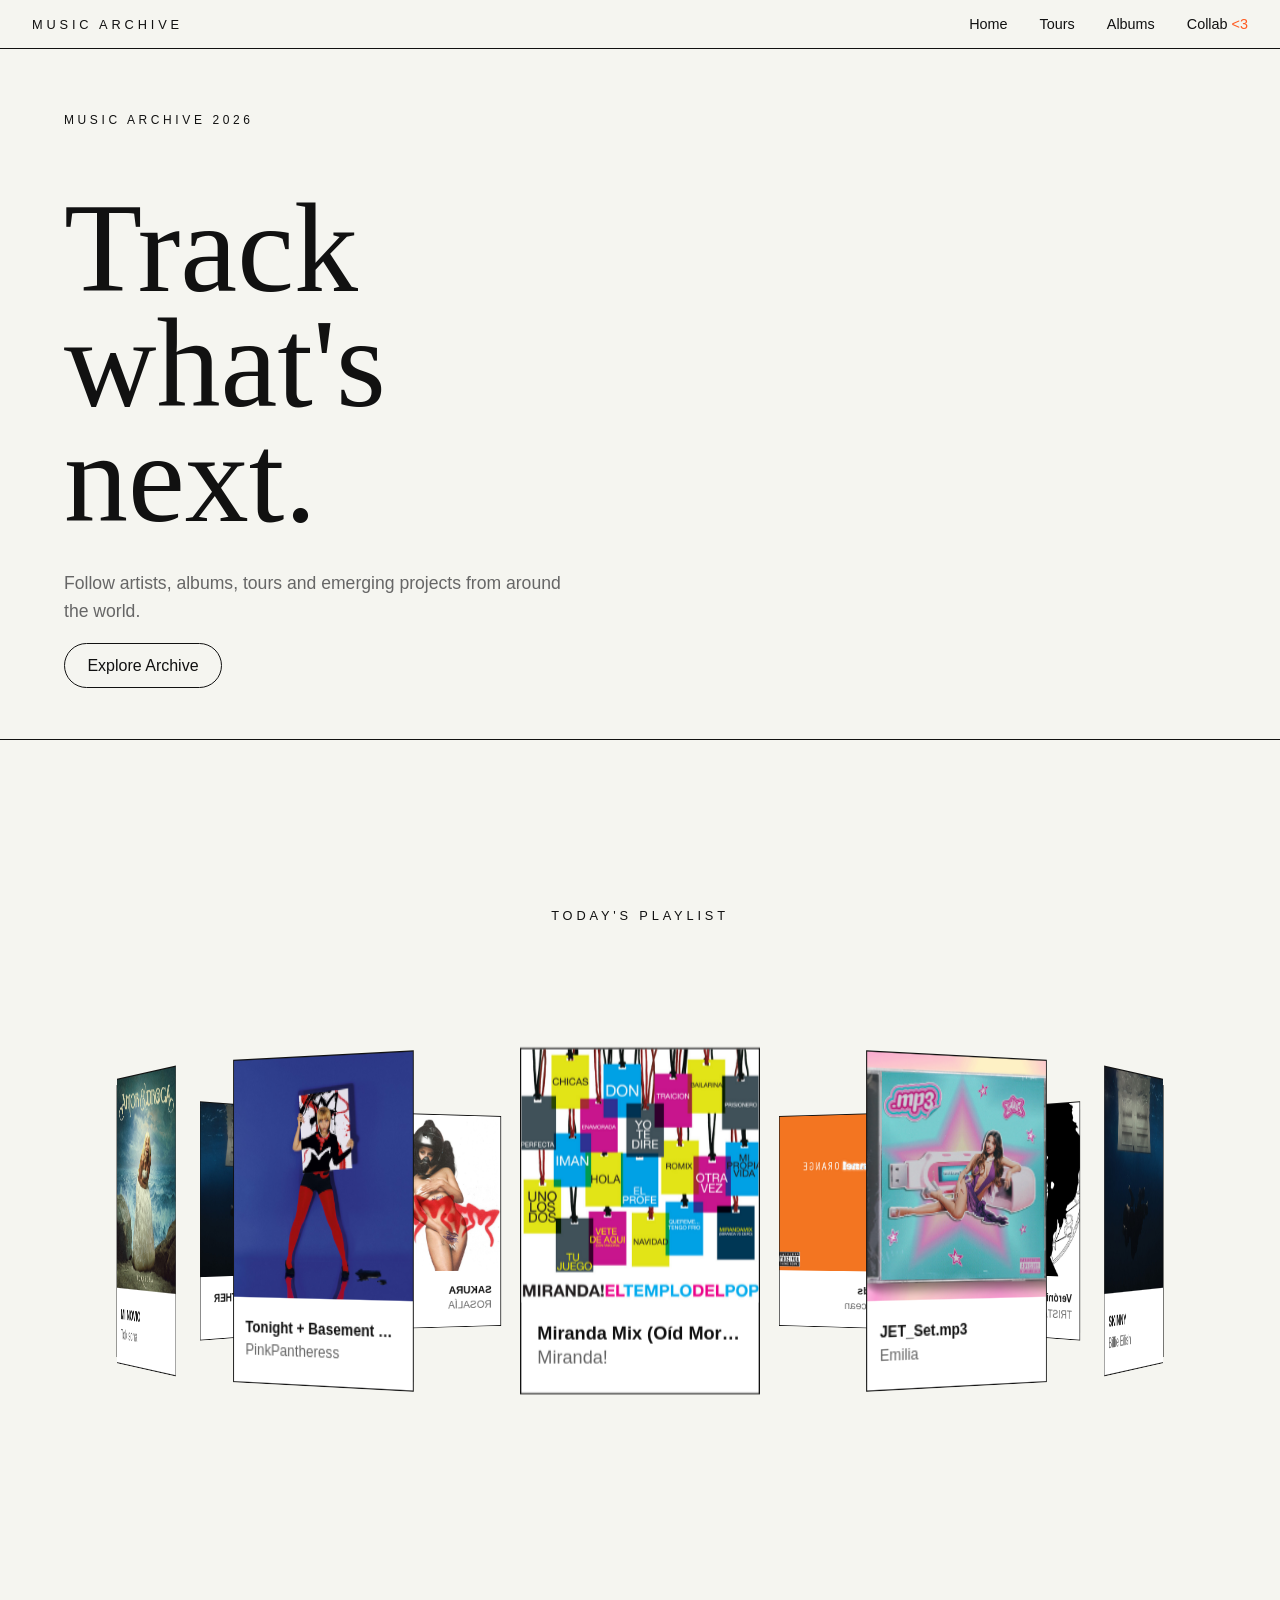
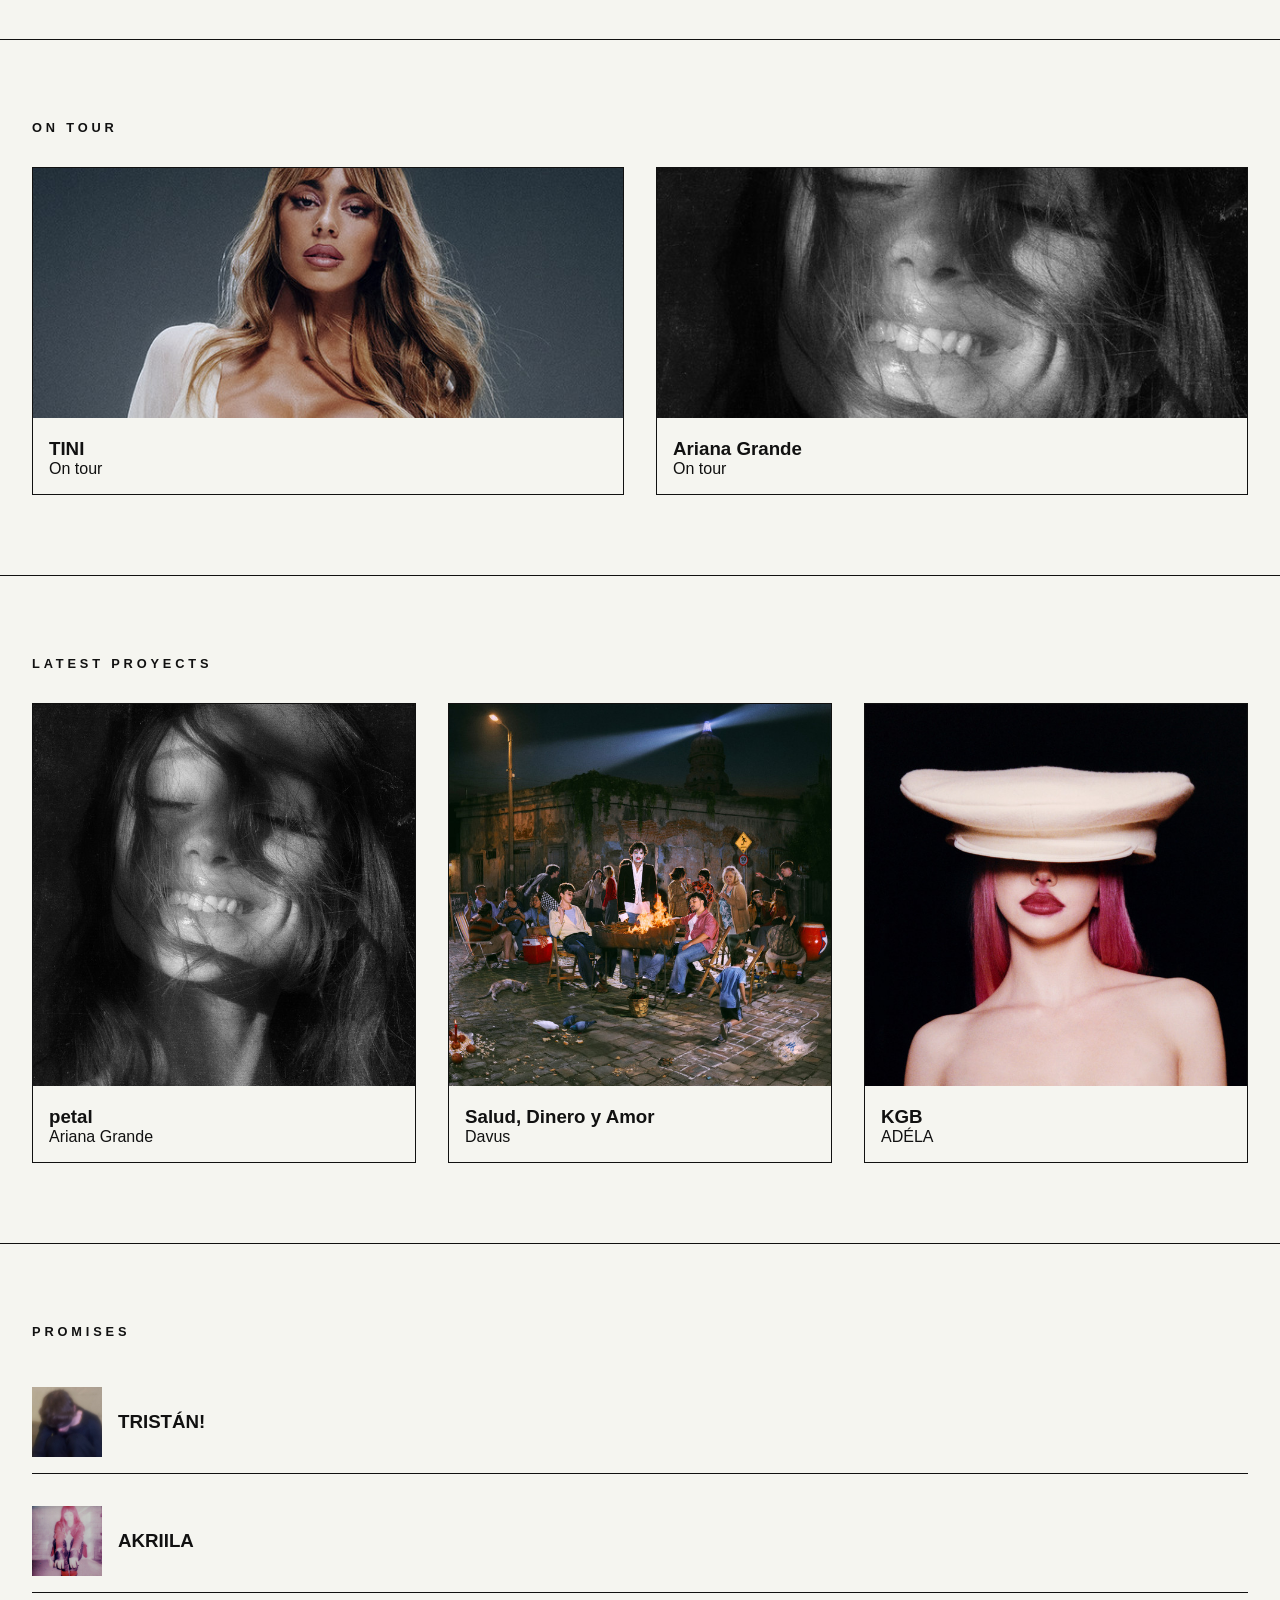
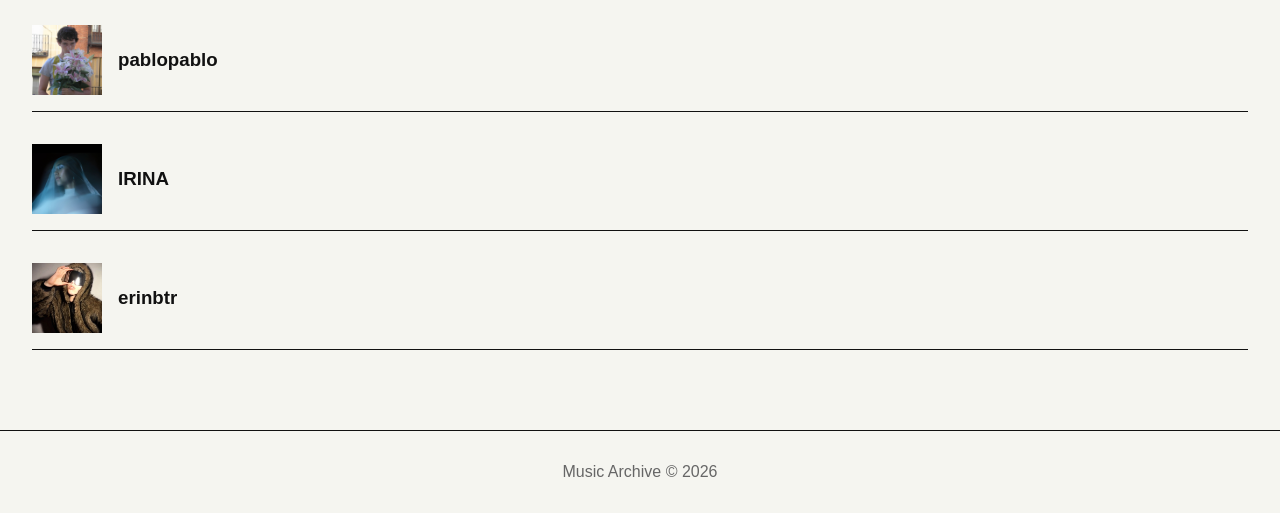
<file: index.html>
<!DOCTYPE html>
<html lang="en">

<head>
    
    <meta charset="UTF-8">
    <meta name="viewport" content="width=device-width, initial-scale=1.0">
    <link rel="stylesheet" href="estilos.css">
    <link rel="shortcut icon" href="favicon.ico" type="image/x-icon">
    <title>Archive | Home</title>
</head>

<body>
    <header>

        <div class="logo">
            <a href="index.html" class="logo">MUSIC ARCHIVE</a>
        </div>

        <nav>
            <a href="index.html">Home</a>
            <a href="catalogo.html?onTour=true">Tours</a>
            <a href="catalogo.html?onAlbum=true">Albums</a>
            <a href="form.html">Collab <div id="heart">&lt;3</div></a>
        </nav>

    </header>

    <main>

        <section id="background-hero" class="hero">
            <div>
                <div class="hero-top">
                    MUSIC ARCHIVE 2026
                </div>

                <h1>
                    Track<br>
                    what's<br>
                    next.
                </h1>

                <p>
                    Follow artists, albums, tours and emerging
                    projects from around the world.
                </p>

                <a href="catalogo.html" class="hero-btn">
                    Explore Archive
                </a>
            </div>
        </section>

        <section class="playlist">

            <div class="playlist-title">
                Today's Playlist
            </div>

            <div class="carousel-wrapper">

                <div class="carousel" id="carousel">

                    <!--   <a href="detalle.html" class="card">
                    
                    <img src="">
                    <div class="info">
                        <h3></h3>
                        <p class="artist"></p>
                    </div>
                </a> -->


                </div>

            </div>

        </section>

        <section class="tours">

            <h2 class="section-title">
                <a href="catalogo.html?onTour=true"> On Tour</a>
            </h2>

            <div class="tour-grid" id="tour-grid">

                <a href="detalle.html" class="article-link">
                    <article class="tour-card">
                        <img src="">
                        <div class="tour-info">
                            <h3></h3>
                            <p></p>
                        </div>
                    </article>
                </a>

                <a href="detalle.html" class="article-link">
                    <article class="tour-card">
                        <img src="">
                        <div class="tour-info">
                            <h3></h3>
                            <p></p>
                        </div>
                    </article>
                </a>

            </div>

        </section>

        <section class="trending">

            <h2 class="section-title">
                Latest Proyects
            </h2>

            <div class="album-grid">

                <a href="#" class="article-link">
                    <article class="album">
                        <img src="">
                        <div class="album-info">
                            <h3></h3>
                            <p></p>
                        </div>
                    </article>
                </a>

                <a href="#" class="article-link">
                    <article class="album">
                        <img src="">
                        <div class="album-info">
                            <h3></h3>
                            <p></p>
                        </div>
                    </article>
                </a>

                <a href="#" class="article-link">
                    <article class="album">
                        <img src="">
                        <div class="album-info">
                            <h3></h3>
                            <p></p>
                        </div>
                    </article>
                </a>

            </div>

        </section>

        <section class="promises">

            <h2 class="section-title">
                Promises
            </h2>

            <div class="artist-list">

                <a href="detalle.html" class="article-link">
                    <article class="promise">
                        <img src="">
                        <h3></h3>
                    </article>
                </a>

            </div>

        </section>

    </main>

    <footer>
        Music Archive © 2026
    </footer>
    <script src="datos.js"></script>
    <script src="ontour.js"></script>
    <script src="codigoIndex.js"></script>
</body>

</html>
</file>
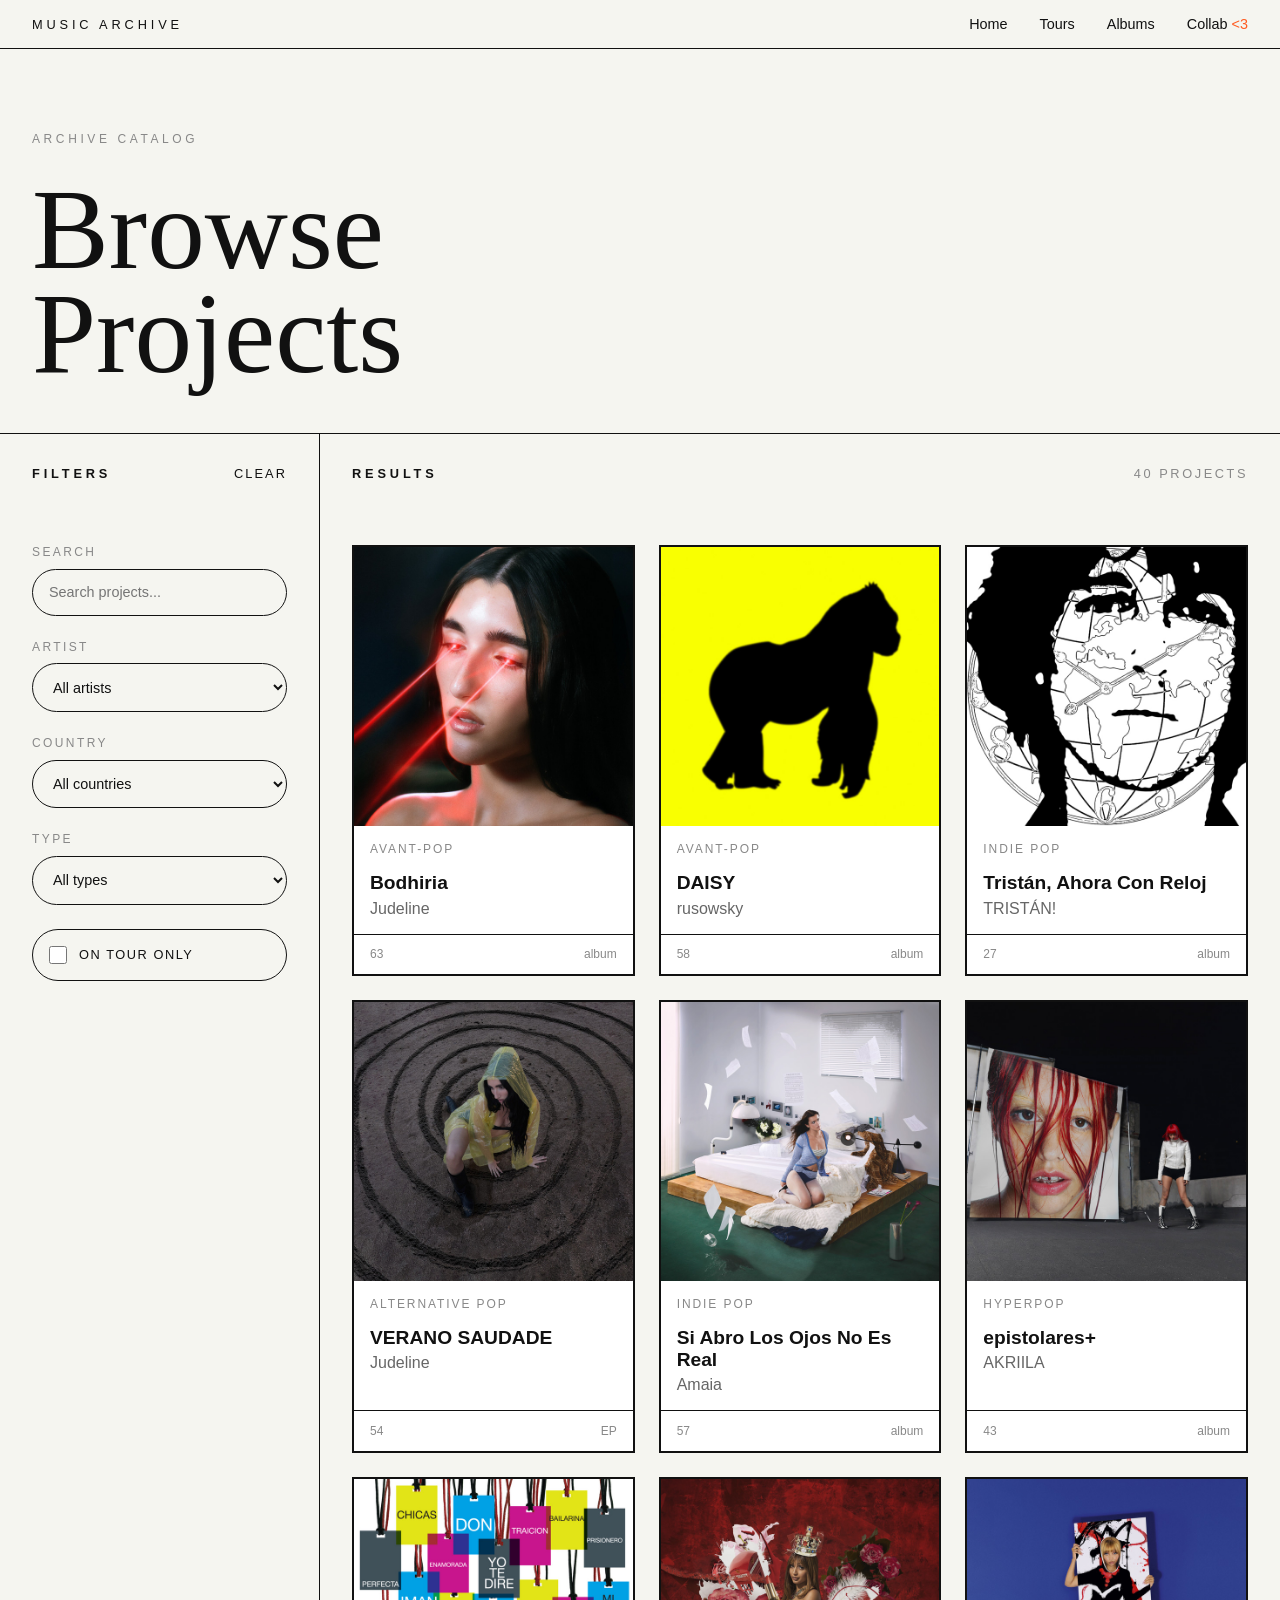
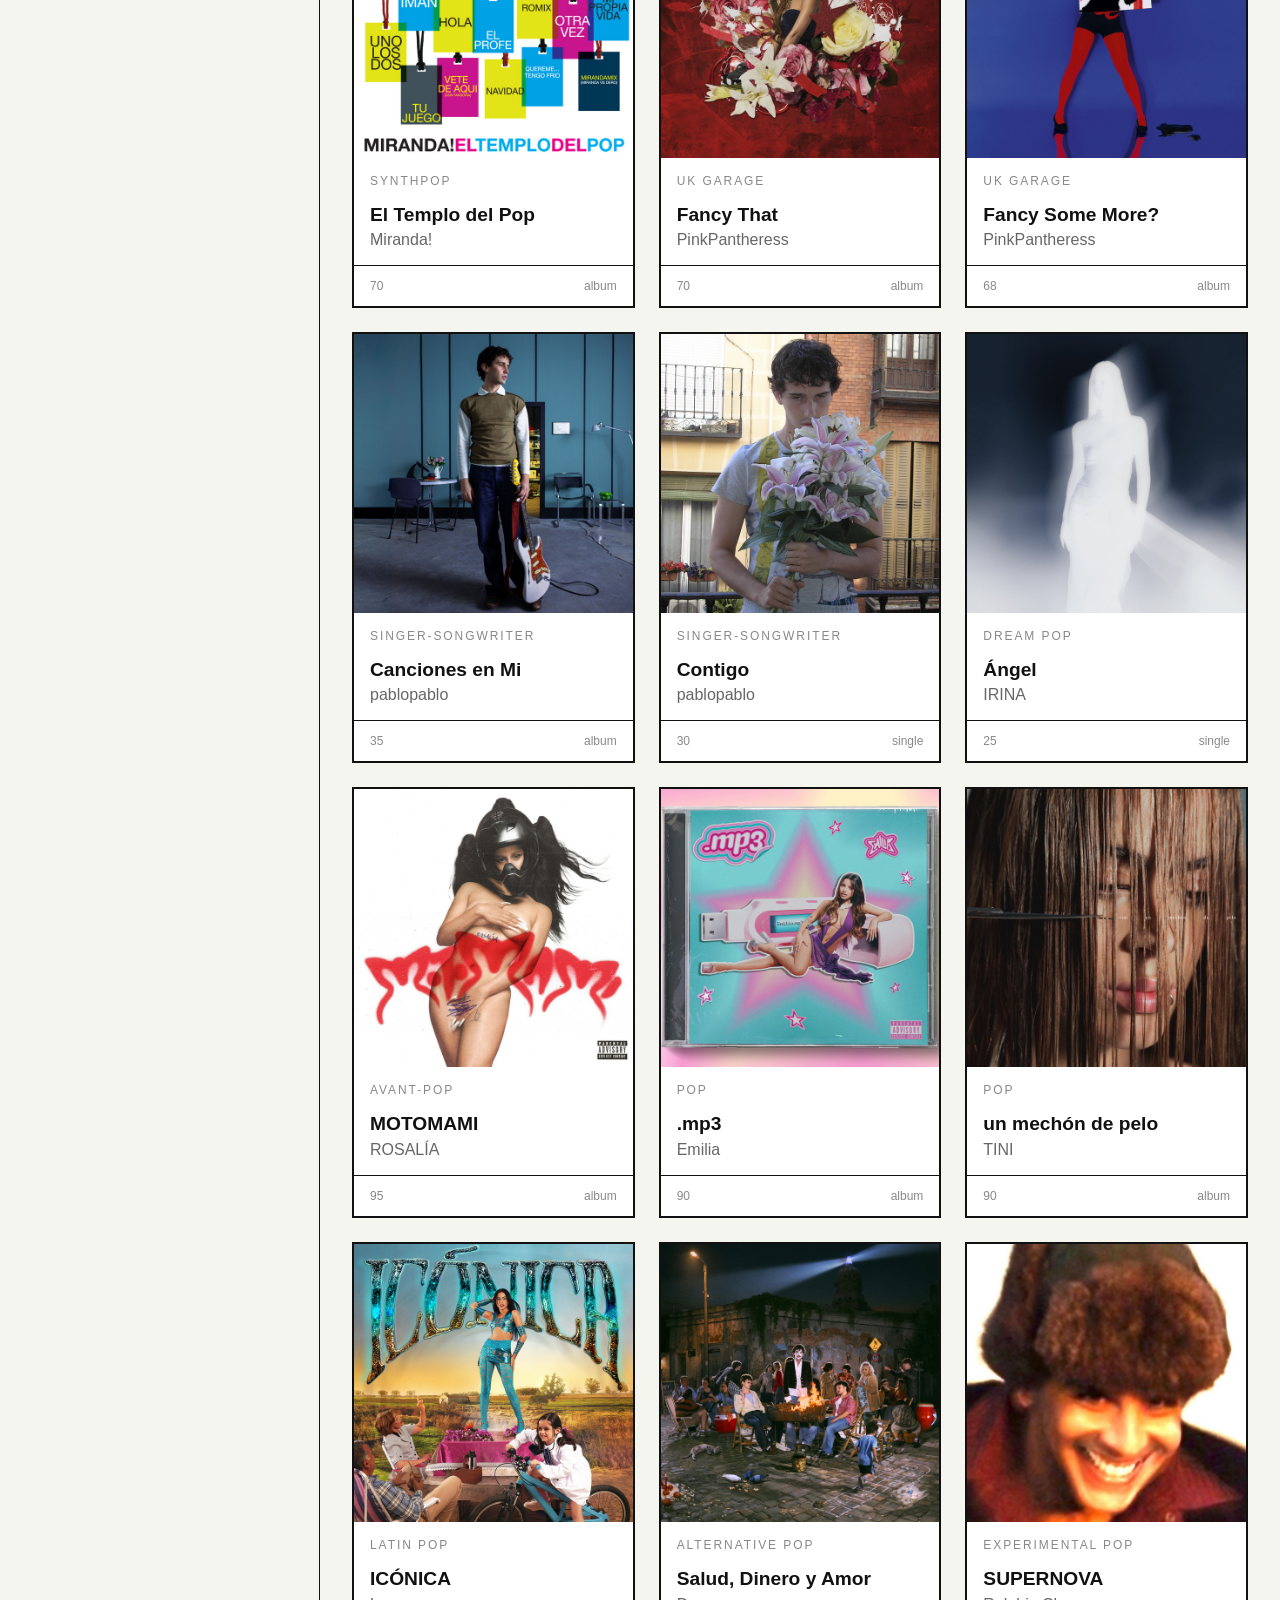
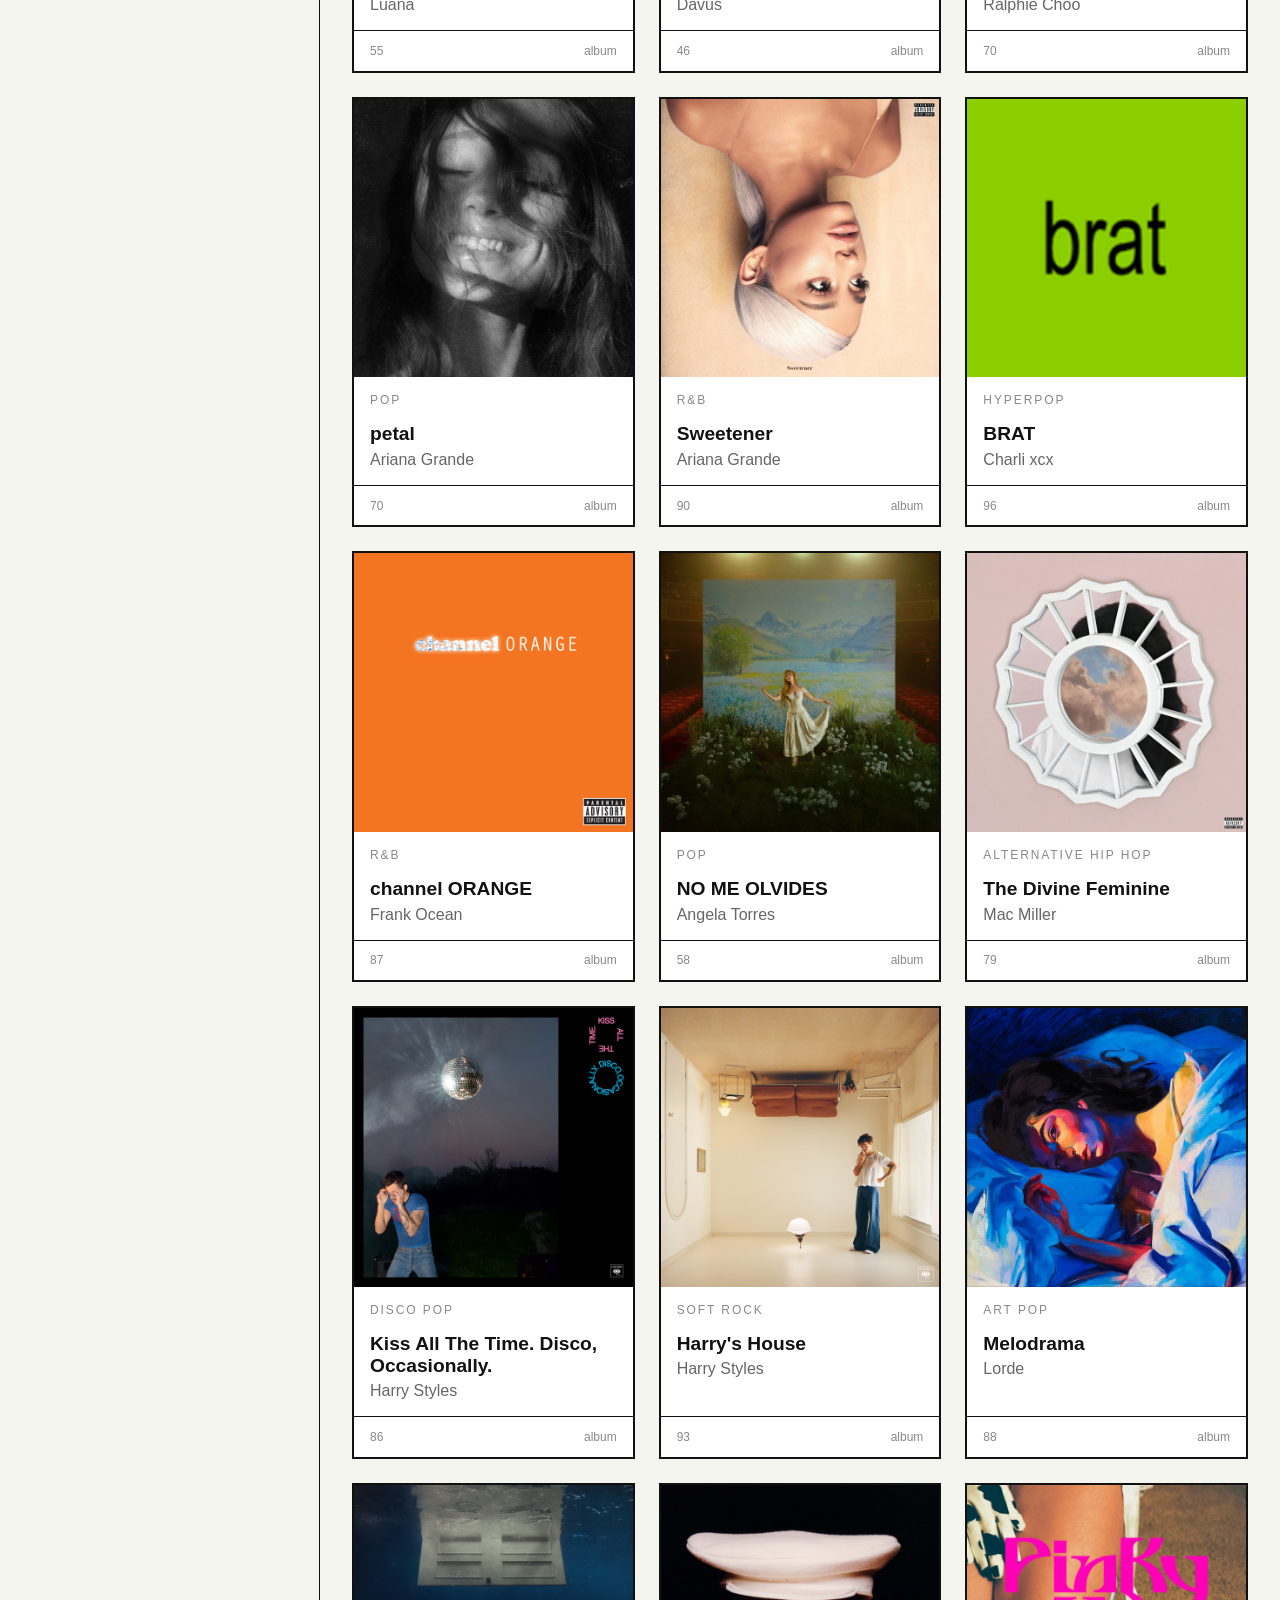
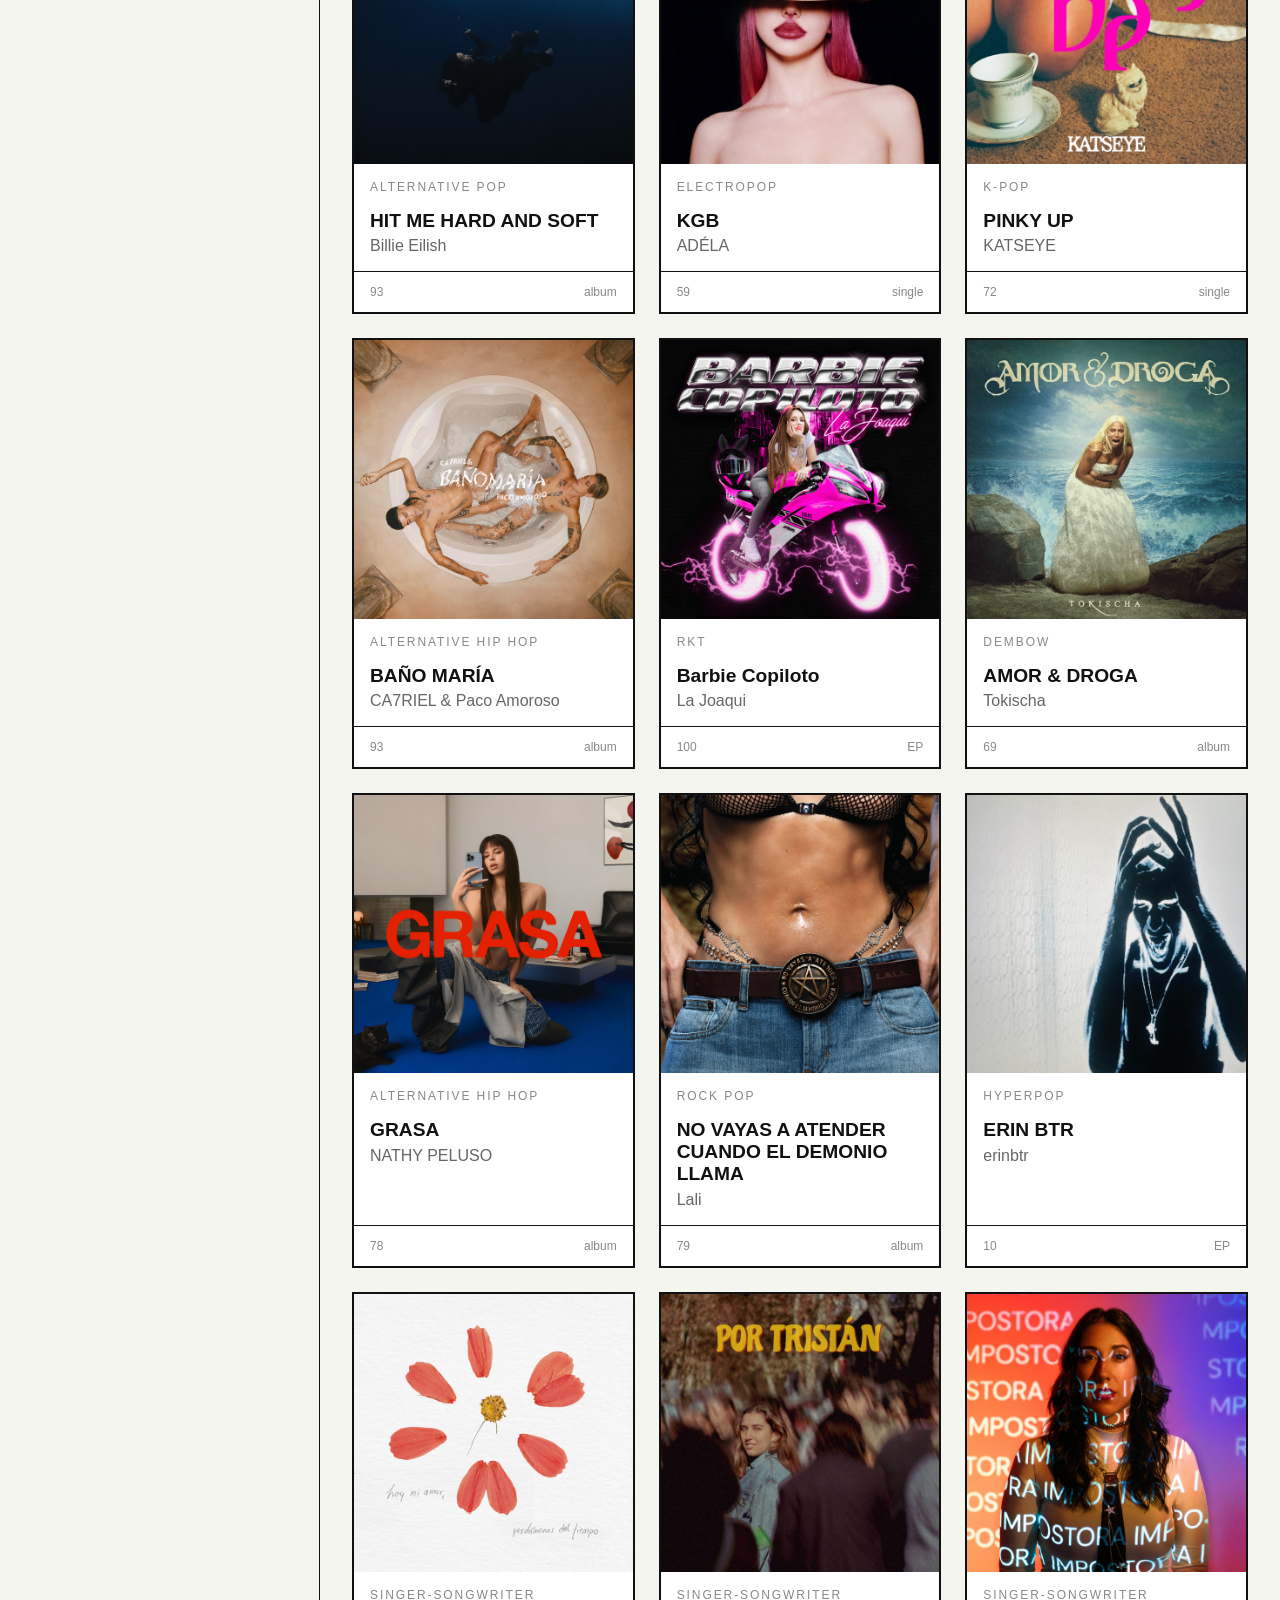
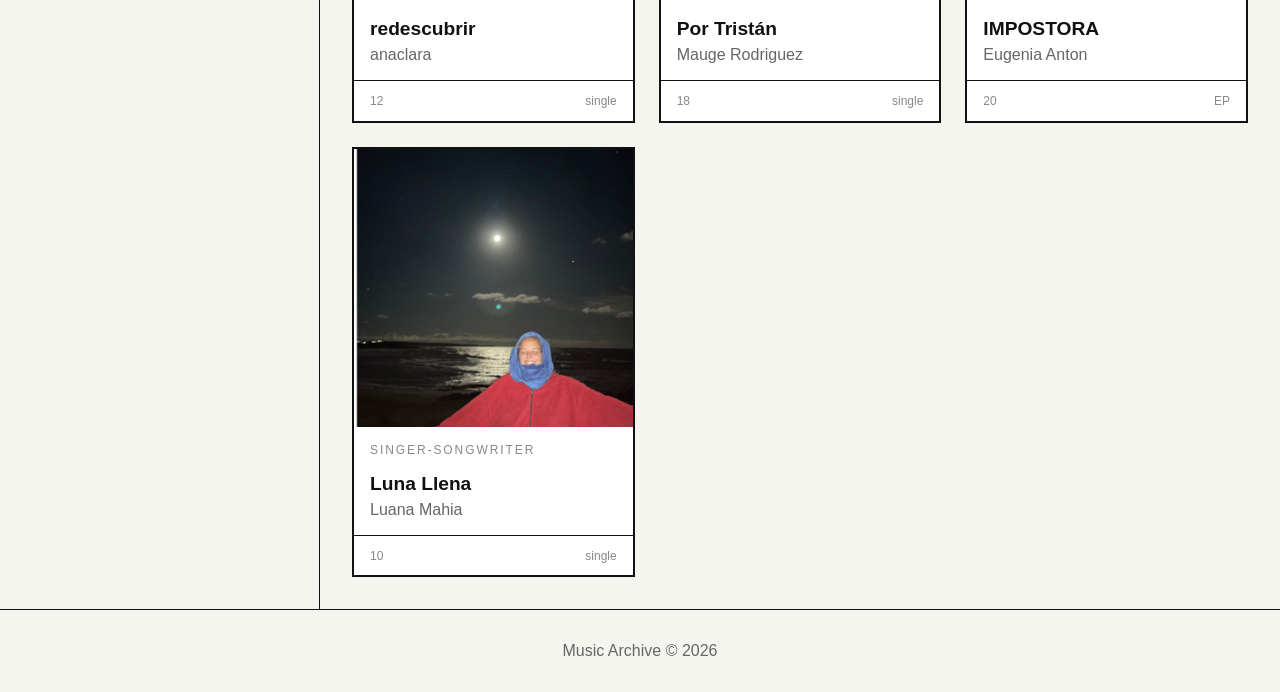
<file: catalogo.html>
<!DOCTYPE html>
<html lang="en">

<head>
    <meta charset="UTF-8">
    <meta name="viewport" content="width=device-width, initial-scale=1.0">
    <link rel="stylesheet" href="estilos.css">
    <title> Archive | Catalog</title>
</head>

<body>
    <header>

        <a href="index.html" class="logo">
            MUSIC ARCHIVE
        </a>

        <nav>
            <a href="index.html">Home</a>
            <a href="catalogo.html?onTour=true">Tours</a>
            <a href="catalogo.html?onAlbum=true">Albums</a>
            <a href="form.html">Collab <div id="heart">&lt;3</div></a>
        </nav>

    </header>

    <main>

        <section class="catalog-hero">

            <p class="detail-kicker">Archive Catalog</p>

            <h1>
                Browse<br>
                Projects
            </h1>

        </section>

        <section class="catalog-layout">

            <aside class="catalog-filters">
                <div id="aside-fixed">
                    <div class="filter-header">
                        <h2 class="section-title">Filters</h2>
                        <a id="clear-btn">Clear</a>
                    </div>

                    <form>

                        <div class="filter-group">
                            <label for="searchbar">Search</label>
                            <input type="text" id="searchbar" placeholder="Search projects...">
                        </div>


                        <div class="filter-group">
                            <label for="artist-filter">Artist</label>
                            <select id="artist-filter" name="artist">
                                <option value="">All artists</option>

                            </select>
                        </div>

                        <div class="filter-group">
                            <label for="country-filter">Country</label>
                            <select id="country-filter" name="country">
                                <option value="">All countries</option>

                            </select>
                        </div>

                        <!--     <div class="filter-group">
                        <label for="genre-filter">genere</label>
                        <select id="genre-filter" name="genre">
                            <option value="">All genres</option>
                        </select>
                    </div> -->
                        <div class="filter-group">
                            <label for="type-filter">type</label>
                            <select id="type-filter" name="type">
                                <option value="">All types</option>

                            </select>
                        </div>


                        <!-- en otra oportunidad los pondré :/ -->
                         
                       <!--  <div class="filter-group">
                            <span class="filter-label">Tags</span>

                            <div class="filter-tags">
                                <a href="#">experimental</a>
                                <a href="#">dance</a>
                                <a href="#">electrónica</a>
                                <a href="#">nostalgia</a>
                                <a href="#">internet</a>
                            </div>
                        </div> -->


                        <label class="filter-check">
                            <input type="checkbox" name="tour" id="tour">
                            <span>On tour only</span>
                        </label>
                </div>
                </form>

            </aside>

            <section class="catalog-results">

                <div class="results-header">
                    <h2 class="section-title">Results</h2>
                    <p><span></span> projects</p>
                </div>

                <div class="catalog-grid">

                    <!--    <article href="detalle.html" class="catalog-card">
                    <img src="" alt="Project cover">
                    <div class="catalog-card-info">
                        <p>Alternative pop</p>
                        <h3>BODHIRIA</h3>
                        <span>Judeline</span>
                    </div>
                    <div class="catalog-card-meta">
                        <span>Popularity 81</span>
                        <span>On tour</span>
                    </div>
                </article> -->

                </div>

            </section>

        </section>

    </main>

    <footer>
        Music Archive © 2026
    </footer>
    <script src="datos.js"></script>
    <script src="ontour.js"></script>
    <script src="codigoCatalogo.js"></script>
    <!--  <script src="codigoIndex.js"></script> -->

</body>

</html>
</file>
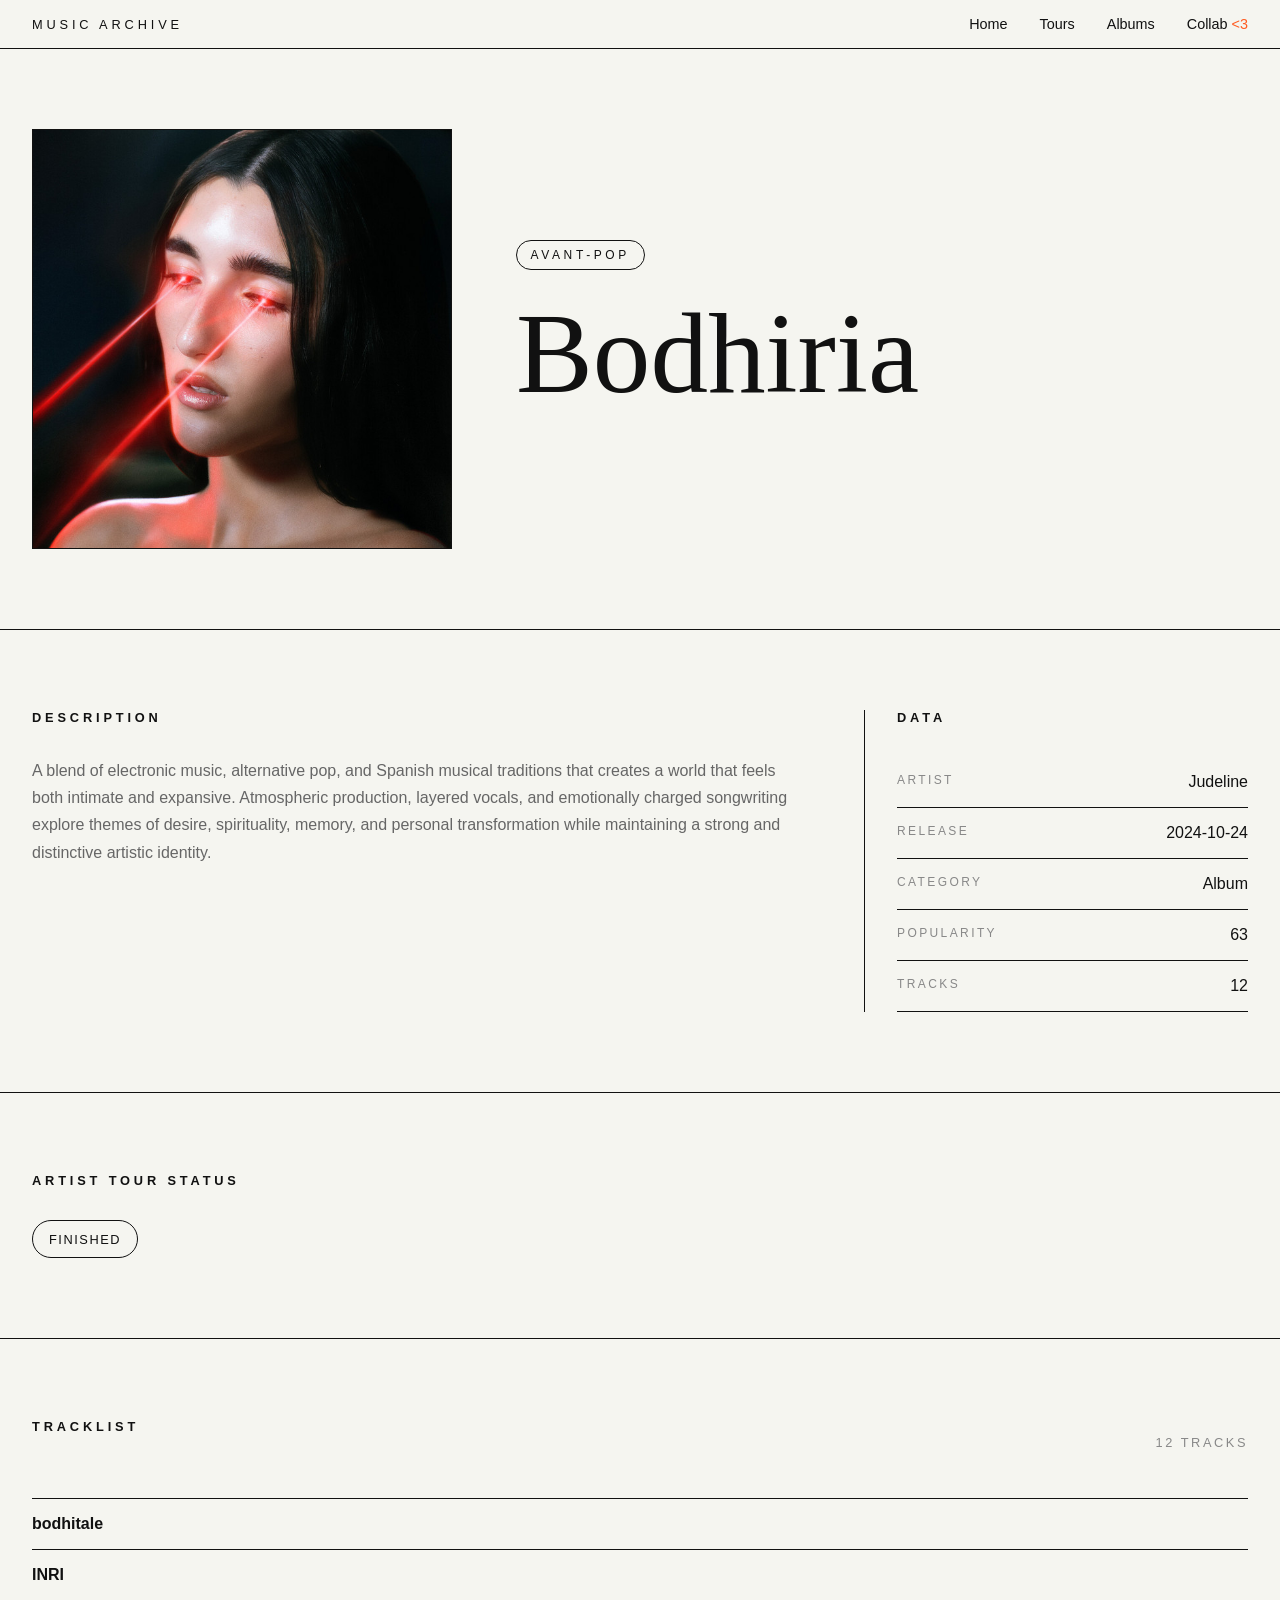
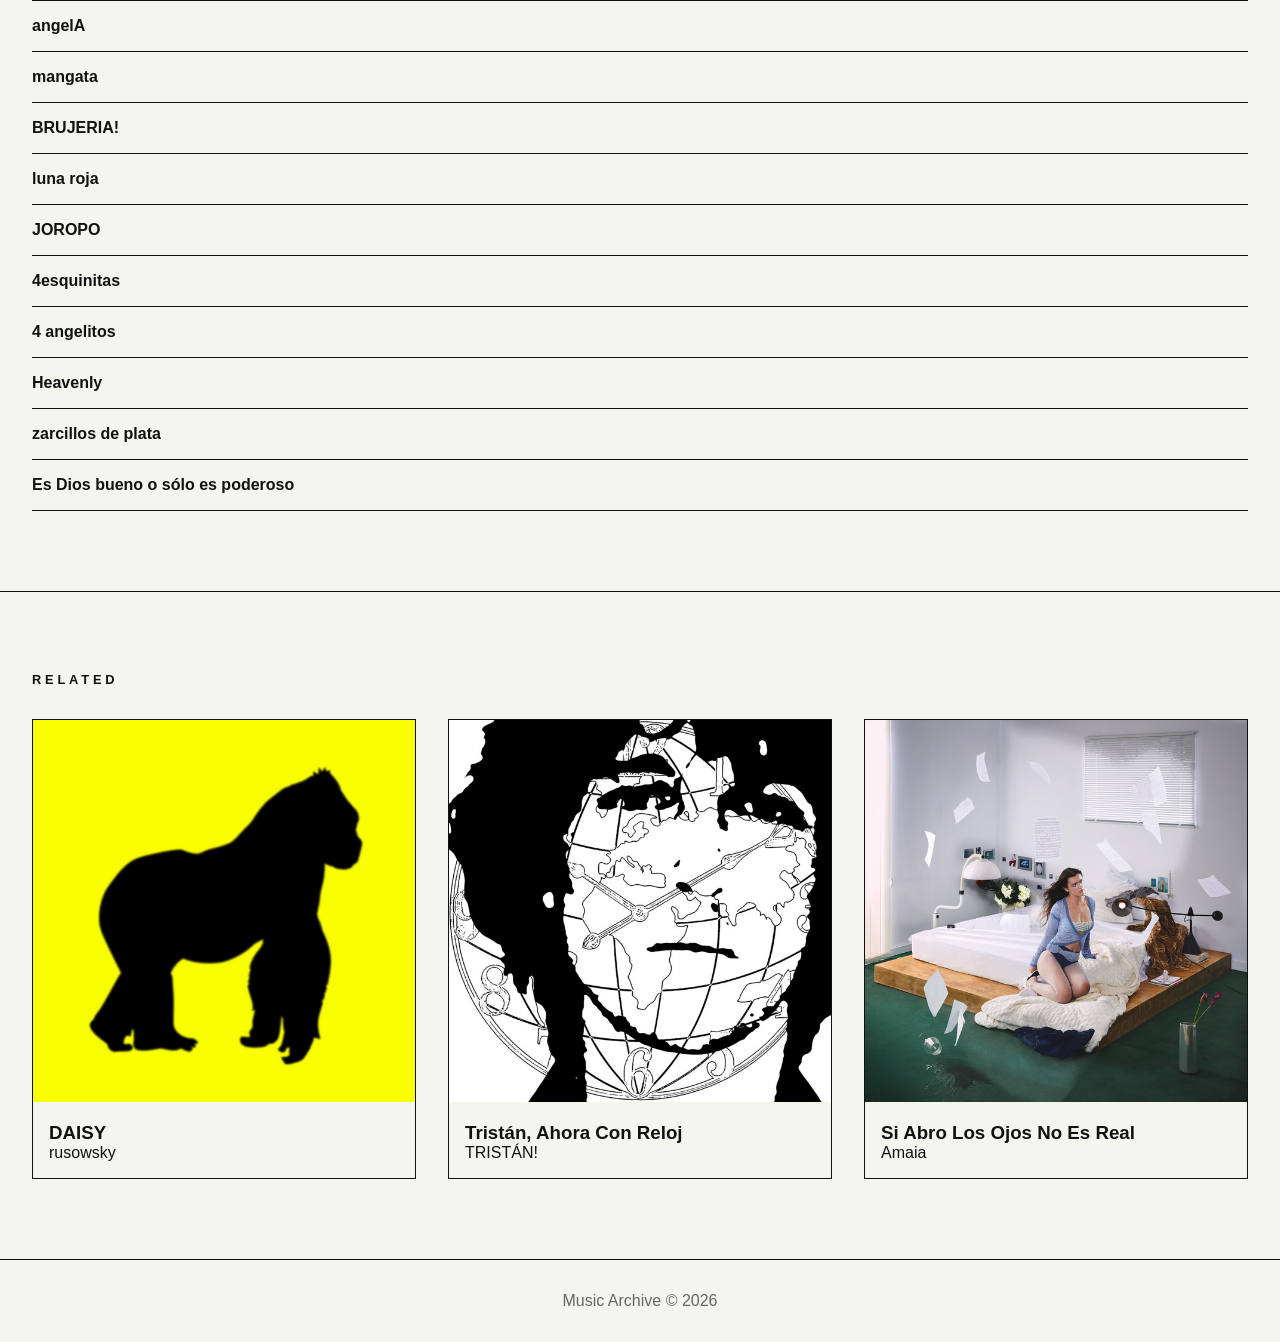
<file: detalle.html>
<!DOCTYPE html>
<html lang="en">

<head>
    <meta charset="UTF-8">
    <meta name="viewport" content="width=device-width, initial-scale=1.0">
    <link rel="stylesheet" href="estilos.css">
    <title> Archive | Project</title>
</head>

<body>
    <header>

        <a href="index.html" class="logo">
            MUSIC ARCHIVE
        </a>

        <nav>
            <a href="index.html">Home</a>
            <a href="catalogo.html?onTour=true">Tours</a>
            <a href="catalogo.html?onAlbum=true">Albums</a>
            <a href="form.html">Collab <div id="heart">&lt;3</div></a>
        </nav>

    </header>

    <main>

        <section class="detail-hero">

            <div class="detail-cover">
                <img src="" alt="Project cover" id="detail-cover-img">
            </div>

            <div class="detail-intro">
                <px class="detail-kicker detail-genre-link" id="detail-genre">Alternative pop</px>

                <h1 id="detail-title">
                    Project<br>
                    Name
                </h1>

            </div>

        </section>

        <section class="detail-content">

            <article class="detail-main">
                <h2 class="section-title">Description</h2>
                <p id="detail-long-description">
                    Description
                </p>
            </article>

            <aside class="detail-data">
                <h2 class="section-title">Data</h2>

                <dl>
                    <div>
                        <dt>Artist</dt>
                        <dd id="detail-artist">Artist name</dd>
                    </div>

                    <div>
                        <dt>Release</dt>
                        <dd id="detail-release">18/03/2022</dd>
                    </div>

                    <div>
                        <dt>Category</dt>
                        <dd>Album</dd>
                    </div>


                    <div>
                        <dt>Popularity</dt>
                        <dd id="detail-popularity">81</dd>
                    </div>

                    <div>
                        <dt>Tracks</dt>
                        <dd><span id="detail-tracks-released">12</span></dd>
                    </div>
                </dl>
            </aside>

        </section>

        <section class="tour-status">

            <h2 class="section-title">Artist Tour Status</h2>

            <div class="status-tabs" id="detail-tour-status">
                <div class="status-tabs" id="detail-tour-status">
                    <button type="button" class=""></button>
                </div>

            </div>

        </section>

        <section class="tracklist">

            <div class="tracklist-header">
                <h2 class="section-title">Tracklist</h2>
                <p><span id="tracklist-count">Nº</span> tracks</p>
            </div>

            <ol id="detail-tracklist">
                <li>

                    <span class="track-name">Track name</span>
                </li>

            </ol>

        </section>



        <section class="related">

            <h2 class="section-title">Related</h2>

            <div class="album-grid">

                <article class="album">
                    <img src="" alt="Related project">
                    <div class="album-info">
                        <h3>Related Project</h3>
                        <p>Artist name</p>
                    </div>
                </article>

                <article class="album">
                    <img src="" alt="Related project">
                    <div class="album-info">
                        <h3>Related Project</h3>
                        <p>Artist name</p>
                    </div>
                </article>

                <article class="album">
                    <img src="" alt="Related project">
                    <div class="album-info">
                        <h3>Related Project</h3>
                        <p>Artist name</p>
                    </div>
                </article>

            </div>

        </section>

    </main>

    <footer>
        Music Archive © 2026
    </footer>
    <script src="datos.js"></script>
    <script src="ontour.js"></script>
    <script src="codigoAmpliacion.js"></script>

</body>

</html>
</file>
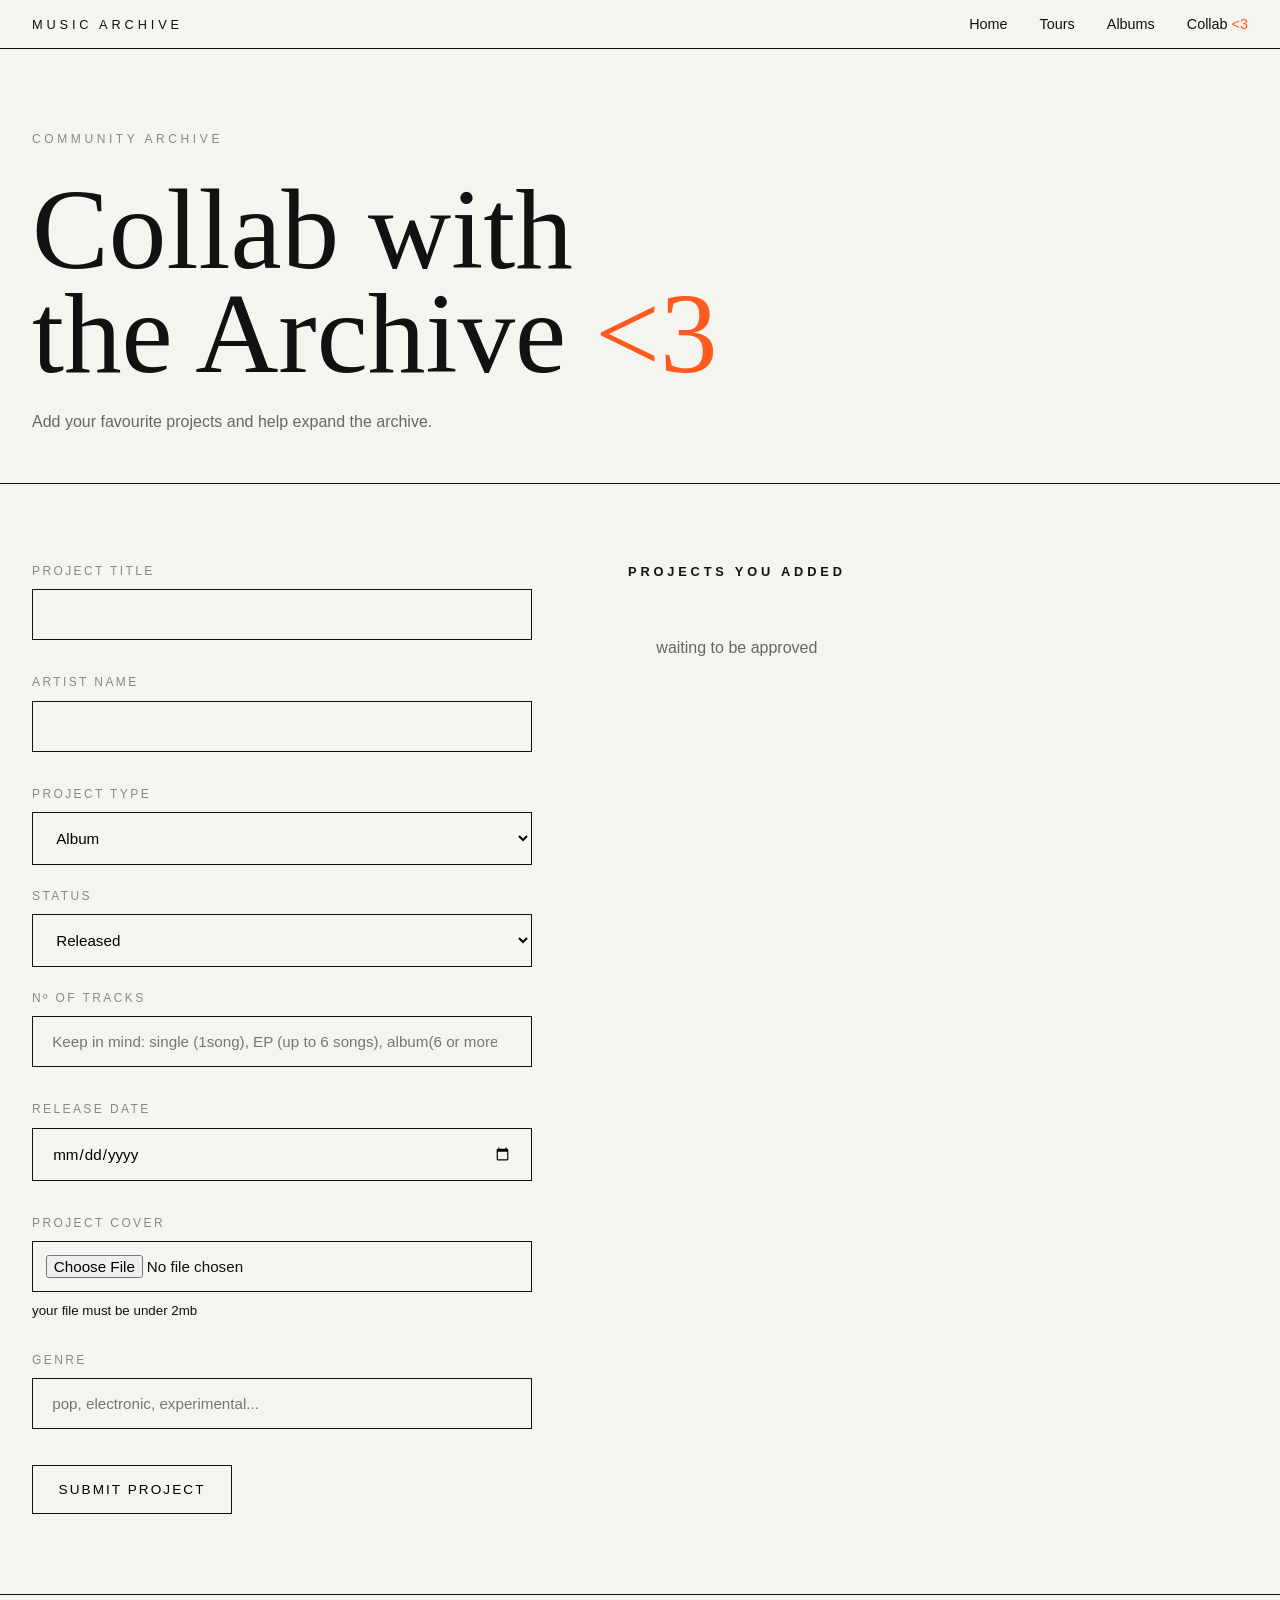
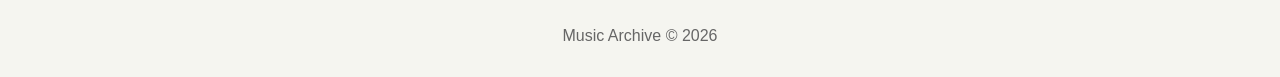
<file: form.html>
<!DOCTYPE html>
<html lang="en">

<head>
    <meta charset="UTF-8">
    <meta name="viewport" content="width=device-width, initial-scale=1.0">
    <link rel="stylesheet" href="estilos.css">
    <title> Archive | Collab</title>
</head>

<body>

    <header>

        <a href="index.html" class="logo">
            MUSIC ARCHIVE
        </a>

        <nav>
            <a href="index.html">Home</a>
            <a href="catalogo.html?onTour=true">Tours</a>
            <a href="catalogo.html?onAlbum=true">Albums</a>
            <a href="form.html">Collab <div id="heart">&lt;3</div></a>
        </nav>

    </header>

    <main>
        <section class="catalog-hero">

            <p class="detail-kicker">Community Archive</p>

            <h1>
                Collab with<br>
                the Archive <div id="heart">&lt;3</div>
            </h1>

            <p class="form-subtitle">
                Add your favourite projects and help expand the archive.
            </p>

        </section>

        <section class="form-section">

            <form class="archive-form" id="projectForm">

                <div class="form-group">
                    <label>Project Title</label>
                    <input type="text" id="inputTitle" name="title">
                    <span id="titleError" class="error-msg"></span>
                </div>

                <div class="form-group">
                    <label>Artist Name</label>
                    <input type="text" id="inputArtist" name="artist">
                    <span id="artistError" class="error-msg"></span>
                </div>

                <div class="form-group">
                    <label>Project Type</label>
                    <select id="inputType" name="type">
                        <option>Album</option>
                        <option>EP</option>
                        <option>Single</option>
                    </select>
                </div>

                <div class="form-group">
                    <label>Status</label>
                    <select id="inputStatus" name="status">
                        <option>Released</option>
                        <option>Coming Soon</option>
                    </select>
                </div>

                <div class="form-group">
                    <label>Nº of tracks</label>
                    <input type="number" id="inputTracks"
                        placeholder="Keep in mind: single (1song), EP (up to 6 songs), album(6 or more)">
                    <span id="tracksError" class="error-msg"></span>
                </div>

                <div class="form-group">
                    <label>Release Date</label>
                    <input type="date" id="inputDate" name="date">
                    <span id="dateError" class="error-msg"></span>
                </div>

                <div class="form-group">
                    <label>Project Cover</label>
                    <input type="file" id="inputCover" accept="image/*">
                    <small>your file must be under 2mb</small>
                    <span id="coverError" class="error-msg"></span>
                </div>

                <div class="form-group">
                    <label>Genre</label>
                    <input type="text" id="inputGenre" placeholder="pop, electronic, experimental...">
                    <span id="genreError" class="error-msg"></span>
                </div>

                <button type="submit" class="submit-btn">Submit Project</button>

                <p id="successMsg" class="form-success"></p>

            </form>




            <div class="">

                <div class="added-projects">
                    <h2 class="section-title">Projects you added</h2>
                    <p class="form-subtitle">waiting to be approved</p>
                    <div id="addedList"></div>
                </div>
            </div>
        </section>

    </main>

    <footer>
        Music Archive © 2026
    </footer>
    <script src="datos.js"></script>
    <script src="Form.js"></script>
</body>

</html>
</file>
<file: estilos.css>
:root{

    /* COLORS */

    --bg: #f5f5f0;
    --surface: #ffffff;

    --text: #111111;
    --text-secondary: #666666;
    --text-muted: #888888;

    --border: #111111;

    --hover-bg: #111111;
    --hover-text: #ffffff;
    --accent-orange: #ff5a1f;

    /* TYPOGRAPHY */

    --font-body: Arial, Helvetica, sans-serif;
    --font-display: Georgia, serif;

    /* SPACING */

    --section-padding: 5rem;
    --container-padding: 2rem;

    /* EFFECTS */

    --transition: .3s ease;
}
*{
    margin:0;
    padding:0;
    box-sizing:border-box;
    text-decoration: none;
}

html{
    scroll-behavior:smooth;
}

body{
    background:var(--bg);
    color:var(--text);
    font-family:var(--font-body);
    overflow-x:hidden;
}

/* ================= HEADER ================= */

header{

    position:sticky;
    top:0;

    z-index:1000;

    display:flex;
    justify-content:space-between;
    align-items:center;

    padding:1rem var(--container-padding);

    background:var(--bg);

    border-bottom:1px solid var(--border);
}

.logo{

    color:var(--text);

    font-size:.8rem;

    letter-spacing:.3em;

    text-transform:uppercase;

    text-decoration:none;
}

nav{

    display:flex;

    gap:2rem;
}

nav a{

    text-decoration:none;

    color:var(--text);

    font-size:.9rem;
}

.article-link{

    display:block;

    color:inherit;

    text-decoration:none;
}

.article-link article{

    height:100%;

    transition:var(--transition);
}

.article-link:hover article{

    background:var(--hover-bg);

    color:var(--hover-text);
}

/* ================= HERO ================= */

#backgorun-hero{
    background-image: url(img/heroes/index.jpg) !important;
}

.hero{

    min-height:70vh;

    display:flex;
    flex-direction:column;
    justify-content:center;

    padding:4rem;

    border-bottom:1px solid var(--border);
}

.hero-top{

    font-size:.75rem;

    letter-spacing:.3em;

    text-transform:uppercase;

    margin-bottom:4rem;
}

.hero h1{

    font-family:var(--font-display);

    font-size:clamp(4rem,10vw,9rem);

    line-height:.9;

    font-weight:400;

    margin-bottom:2rem;
}

.hero p{

    max-width:500px;

    font-size:1.1rem;

    line-height:1.6;

    color:var(--text-secondary);

    margin-bottom:2rem;
}

.hero-btn{

    width:fit-content;

    padding:.8rem 1.4rem;

    border:1px solid var(--border);
    border-radius:999px;

    color:var(--text);

    text-decoration:none;

    transition:var(--transition);
}

.hero-btn:hover{

    background:var(--accent-orange);

    color:var(--text);
}

/* ================= PLAYLIST ================= */

.playlist{

    min-height:100vh;

    display:flex;
    flex-direction:column;
    justify-content:center;
    align-items:center;

    padding:4rem 2rem;

    border-bottom:1px solid var(--border);
}

.playlist-title{

    font-size:.8rem;

    letter-spacing:.3em;

    text-transform:uppercase;

    margin-bottom:3rem;
}

.carousel-wrapper{

    width:100%;
    height:500px;

    perspective:2000px;

    overflow:hidden;
}

.carousel{

    width:100%;
    height:100%;

    position:relative;

    transform-style:preserve-3d;

    animation:spin 100s linear infinite;
}

.carousel:hover{

    animation-play-state:paused;
}

@keyframes spin{

    from{
        transform:rotateY(0deg);
    }

    to{
        transform:rotateY(360deg);
    }
}

.card{

    --angle:0deg;

    position:absolute;

    width:180px;
    height:260px;

    left:50%;
    top:50%;

    margin-left:-90px;
    margin-top:-130px;

    background:var(--surface);

    border:1px solid var(--border);

    color:var(--text);

    text-decoration:none;

    overflow:hidden;

    backface-visibility:visible;

    transform:rotateY(var(--angle)) translateZ(500px);

    transition:background var(--transition), box-shadow .45s ease, border-color var(--transition);
}

/* .card:hover {

     background:#fff7f2; 

    border-color:var(--accent-orange); 

     box-shadow:0 0 0 4px var(--accent-orange), 0 18px 30px rgba(0,0,0,.18); 
} */

.card img,
.card .info{

    transition:transform .45s ease;
}

.card:hover img,
.card:hover .info{

    transform:translateY(-8px);
}

.card:focus-visible{

    outline:2px solid var(--accent-orange);

    outline-offset:4px;
}

.card img{

    width:100%;
    height:190px;

    object-fit:cover;
}

.info{

    padding:.75rem;
}

.info h3{

    font-size: 1rem;

    margin-bottom:.25rem;

    font-weight:600;
}

.artist{

    color:var(--text-secondary);

    font-size:.85rem;
}

.card:nth-child(1){--angle:0deg;}
.card:nth-child(2){--angle:30deg;}
.card:nth-child(3){--angle:60deg;}
.card:nth-child(4){--angle:90deg;}
.card:nth-child(5){--angle:120deg;}
.card:nth-child(6){--angle:150deg;}
.card:nth-child(7){--angle:180deg;}
.card:nth-child(8){--angle:210deg;}
.card:nth-child(9){--angle:240deg;}
.card:nth-child(10){--angle:270deg;}
.card:nth-child(11){--angle:300deg;}
.card:nth-child(12){--angle:330deg;}

/* ================= SECCIONES ================= */

.tours,
.trending,
.promises{

    padding:var(--section-padding) var(--container-padding);

    border-bottom:1px solid var(--border);
}

.section-title{

    font-size:.8rem;

    letter-spacing:.3em;

    text-transform:uppercase;

    margin-bottom:2rem;

  
}

.section-title a{
      text-decoration: none;
      color: inherit    ;
}


/* ================= TOURS ================= */

.tour-grid{

    display:grid;

    grid-template-columns:repeat(auto-fit,minmax(320px,1fr));

    gap:2rem;
}

.tour-card{

    border:1px solid var(--border);
}

.tour-card img{

    width:100%;

    height:250px;

    object-fit:cover;

  object-position: center 40%;
}

.tour-info{

    padding:1rem;
}

/* ================= ALBUMS ================= */

.album-grid{

    display:grid;

    grid-template-columns:repeat(auto-fit,minmax(220px,1fr));

    gap:2rem;
}

.album{

    border:1px solid var(--border);
}

.album img{

    width:100%;

    aspect-ratio:1;

    object-fit:cover;
}

.album-info{

    padding:1rem;
}

/* ================= PROMESAS ================= */

.artist-list{

    display:grid;

    gap:1rem;
}

.promise{

    display:flex;

    align-items:center;

    gap:1rem;

    padding:1rem 0;

    border-bottom:1px solid var(--border);
}

.number{

    width:60px;

    color:var(--text-muted);
}

.promise img{

    width:70px;
    height:70px;

    object-fit:cover;
}


/* ================= DETAIL ================= */

.detail-hero{

    display:grid;

    grid-template-columns:minmax(280px,420px) 1fr;

    gap:4rem;

    align-items:center;

    padding:var(--section-padding) var(--container-padding);

    border-bottom:1px solid var(--border);
}

.detail-cover{

    border:1px solid var(--border);

    background:var(--surface);
}

.detail-cover img{

    width:100%;

    aspect-ratio:1;

    object-fit:cover;

    display:block;
}

.detail-kicker{

    display:inline-flex;

    width:fit-content;

    font-size:.75rem;

    letter-spacing:.3em;

    text-transform:uppercase;

    color:var(--text-muted);

    margin-bottom:2rem;
}

.detail-genre-link{

    padding:.45rem .85rem;

    border:1px solid var(--border);

    border-radius:999px;

    color:var(--text);

    text-decoration:none;

    transition:var(--transition);
}



.detail-intro h1{

    font-family:var(--font-display);

    font-size:clamp(4rem,9vw,8rem);

    line-height:.9;

    font-weight:400;

    margin-bottom:2rem;
}

.detail-summary{

    max-width:560px;

    font-size:1.1rem;

    line-height:1.6;

    color:var(--text-secondary);

    margin-bottom:2rem;
}

.tag-list{

    display:flex;

    flex-wrap:wrap;

    gap:.75rem;

    margin-bottom:2rem;
}

.detail-intro .tag-list{

    margin-top:.5rem;
}

.tag-list a{

    display:inline-flex;

    align-items:center;

    min-height:34px;

    color:var(--text);

    text-decoration:none;

    padding:.45rem .85rem;

    border:1px solid var(--border);
    border-radius:999px;

    font-size:.8rem;

    text-transform:uppercase;

    letter-spacing:.12em;

    transition:var(--transition);
}

.tag-list a:hover{

    background:var(--accent-orange);

    color:var(--text);
}

.detail-content,
.tour-status,
.tracklist,
.detail-blocks,
.related{

    padding:var(--section-padding) var(--container-padding);

    border-bottom:1px solid var(--border);
}

.detail-content{

    display:grid;

    grid-template-columns:2fr 1fr;

    gap:4rem;
}

.status-tabs{

    display:flex;

    flex-wrap:wrap;

    gap:.75rem;
}

.status-tabs button{

    min-height:38px;

    padding:.5rem 1rem;

    border:1px solid var(--border);

    border-radius:999px;

    background:transparent;

    color:var(--text);

    font-family:var(--font-body);

    font-size:.8rem;

    letter-spacing:.12em;

    text-transform:uppercase;

    cursor:default;

    transition:var(--transition);
}

.status-tabs button.active{

    background:var(--accent-orange);

    color:var(--text);
}

.tracklist-header{

    display:flex;

    justify-content:space-between;

    align-items:center;

    gap:1rem;

    margin-bottom:2rem;
}

.tracklist-header p{

    color:var(--text-muted);

    font-size:.8rem;

    letter-spacing:.2em;

    text-transform:uppercase;
}

.tracklist ol{

    list-style:none;

    border-top:1px solid var(--border);
}

.track-name {
    white-space: nowrap;
}

.tracklist li{

    display:grid;

    grid-template-columns:70px 1fr;

    gap:1rem;

    align-items:center;

    padding:1rem 0;

    border-bottom:1px solid var(--border);
}

.track-number{

    color:var(--text-muted);

    font-size:.85rem;
}

.track-name{

    font-size:1rem;

    font-weight:600;
}

.detail-main p,
.detail-block p{

    max-width:760px;

    font-size:1rem;

    line-height:1.7;

    color:var(--text-secondary);
}

.detail-data{

    border-left:1px solid var(--border);

    padding-left:2rem;
}

.detail-data dl div{

    display:flex;

    justify-content:space-between;

    gap:1rem;

    padding:1rem 0;

    border-bottom:1px solid var(--border);
}

.detail-data dt{

    color:var(--text-muted);

    text-transform:uppercase;

    font-size:.75rem;

    letter-spacing:.2em;
}

.detail-data dd{

    text-align:right;

    color:var(--text);
}

.detail-blocks{

    display:grid;

    grid-template-columns:repeat(auto-fit,minmax(280px,1fr));

    gap:3rem;
}

.detail-list{

    list-style-position:inside;

    color:var(--text-secondary);
}

.detail-list li{

    padding:1rem 0;

    border-bottom:1px solid var(--border);
}

.stats-grid{

    display:grid;

    grid-template-columns:repeat(3,1fr);

    border:1px solid var(--border);
}

.stats-grid div{

    display:flex;

    flex-direction:column;

    gap:.5rem;

    padding:1.5rem;

    border-right:1px solid var(--border);
}

.stats-grid div:last-child{

    border-right:none;
}

.stat-number{

    font-family:var(--font-display);

    font-size:2.5rem;

    line-height:1;
}

.stat-label{

    color:var(--text-muted);

    font-size:.75rem;

    letter-spacing:.2em;

    text-transform:uppercase;
}

.detail-tag-list{

    margin-bottom:0;
}

/* ================= CATALOG ================= */

.catalog-hero{

    padding:var(--section-padding) var(--container-padding) 3rem;

    border-bottom:1px solid var(--border);
}

.catalog-hero h1{

    font-family:var(--font-display);

    font-size:clamp(4rem,9vw,8rem);

    line-height:.9;

    font-weight:400;
}

.catalog-layout{

    display:grid;

    grid-template-columns:320px 1fr;

    min-height:100vh;

    border-bottom:1px solid var(--border);
}

.catalog-filters{

    padding:2rem;

    border-right:1px solid var(--border);
}
.filter-group select,
.filter-group input{
    width:100%;

    padding:.9rem 1rem;

    border:1px solid var(--border);

    border-radius:999px;

    background:transparent;

    color:var(--text);

    font-family:var(--font-body);

    font-size:.9rem;
}

.filter-header,
.results-header{

    display:flex;

    justify-content:space-between;

    /* align-items:center; */

    gap:1rem;

    margin-bottom:2rem;
}

.filter-header a{

    color:var(--text);

    font-size:.8rem;

    text-decoration:none;

    text-transform:uppercase;

    letter-spacing:.16em;
}

.filter-group{

    margin-bottom:1.5rem;
}

.filter-group label,
.filter-label{

    display:block;

    margin-bottom:.6rem;

    color:var(--text-muted);

    font-size:.75rem;

    letter-spacing:.2em;

    text-transform:uppercase;
}

.filter-group select{

    width:100%;

    padding:.9rem 1rem;

    border:1px solid var(--border);

    border-radius:999px;

    background:transparent;

    color:var(--text);

    font-family:var(--font-body);

    font-size:.9rem;
}

.filter-tags{

    display:flex;

    flex-wrap:wrap;

    gap:.6rem;
}

.filter-tags a{

    color:var(--text);

    text-decoration:none;

    padding:.45rem .75rem;

    border:1px solid var(--border);

    border-radius:999px;

    font-size:.75rem;

    text-transform:uppercase;

    letter-spacing:.1em;

    transition:var(--transition);
}

.filter-tags a:hover{

    background:var(--accent-orange);
}

.filter-check{

    display:flex;

    align-items:center;

    gap:.75rem;

    padding:1rem;

    border:1px solid var(--border);

    border-radius:999px;

    cursor:pointer;
}

.filter-check input{

    width:18px;
    height:18px;

    accent-color:var(--accent-orange);
}

.filter-check span{

    font-size:.8rem;

    letter-spacing:.12em;

    text-transform:uppercase;
}

.catalog-results{

    padding:2rem;
}

.results-header p{

    color:var(--text-muted);

    font-size:.8rem;

    letter-spacing:.2em;

    text-transform:uppercase;
}

.catalog-grid{

    display:grid;

    grid-template-columns:repeat(auto-fill,minmax(240px,1fr));

    gap:1.5rem;
}

.catalog-card{

    display:flex;

    flex-direction:column;

    min-height:100%;

    color:var(--text);

    text-decoration:none;

    border:1px solid var(--border);

    background:var(--surface);

    transition:background var(--transition), box-shadow var(--transition), border-color var(--transition);
}

.catalog-card:hover{

    background:#fff7f2;

    border-color:var(--accent-orange);

    box-shadow:0 0 0 4px var(--accent-orange);
}

.catalog-card img{

    width:100%;

    aspect-ratio:1;

    object-fit:cover;
}

.catalog-card-info{

    padding:1rem;

    flex:1;
}

.catalog-card-info p{

    margin-bottom:1rem;

    color:var(--text-muted);

    font-size:.75rem;

    letter-spacing:.16em;

    text-transform:uppercase;
}

.catalog-card-info h3{

    margin-bottom:.35rem;

    font-size:1.2rem;
}

.catalog-card-info span{

    color:var(--text-secondary);
}

.catalog-card-meta{

    display:flex;

    justify-content:space-between;

    gap:1rem;

    padding:.8rem 1rem;

    border-top:1px solid var(--border);

    color:var(--text-muted);

    font-size:.75rem;
}
.info h3{
    font-size:.85rem;
    margin-bottom:.2rem;

    white-space:nowrap;
    overflow:hidden;
    text-overflow:ellipsis;
}


.results-empty {
    color: var(--text-muted);
    font-size: .8rem;
    letter-spacing: .2em;
    text-transform: uppercase;
}

.results-empty a{
    color: var(--accent-orange)
}

#aside-fixed {
    position: sticky;
    top: 5rem; 
}

#clear-btn{
    cursor:pointer;
}
/* ================= FOOTER ================= */

footer{

    text-align:center;

    padding:2rem;

    color:var(--text-secondary);
}

/* ================= MOBILE ================= */

@media(max-width:768px){

    header{
        align-items:flex-start;
        flex-direction:column;
        gap:1rem;
    }

    nav{
        flex-wrap:wrap;
        gap:1rem;
    }

    .hero{
        padding:2rem;
    }

    .hero h1{
        font-size:4rem;
    }

    .carousel-wrapper{
        height:350px;
    }

/*  */
 .card{
    width:130px;
    height:210px;

    margin-left:-65px;
    margin-top:-105px;

    transform:rotateY(var(--angle)) translateZ(280px);
}

.card img{
    height:140px;
}

    .info h3{
        font-size:.8rem;
    }

    .artist{
        font-size:.7rem;
    }

    .detail-hero,
    .detail-content{
        grid-template-columns:1fr;
        gap:2rem;
        padding:3rem 2rem;
    }

    .detail-intro h1{
        font-size:4rem;
    }

    .detail-data{
        border-left:none;
        padding-left:0;
    }

    .detail-blocks,
    .tour-status,
    .tracklist,
    .related{
        padding:3rem 2rem;
    }

    .catalog-hero{
        padding:3rem 2rem;
    }

    .catalog-hero h1{
        font-size:4rem;
    }

    .catalog-layout{
        grid-template-columns:1fr;
    }

    .catalog-filters{
        border-right:none;
        border-bottom:1px solid var(--border);
    }

    .filter-header,
    .results-header{
        align-items:flex-start;
        flex-direction:column;
    }

    .catalog-card-meta{
        flex-direction:column;
        gap:.35rem;
    }

    .tracklist-header{
        align-items:flex-start;
        flex-direction:column;
    }

    .tracklist li{
        grid-template-columns:45px 1fr;
    }

    .stats-grid{
        grid-template-columns:1fr;
    }

    .stats-grid div{
        border-right:none;
        border-bottom:1px solid var(--border);
    }

    .stats-grid div:last-child{
        border-bottom:none;
    }

    /* ===== FORM RESPONSIVE ===== */

    .form-section{
        flex-direction:column;
        gap:3rem;
        padding:3rem 2rem;
    }

    .archive-form{
        flex:unset;
        width:100%;
    }

    .added-projects{
        width:100%;
        align-items:flex-start;
    }

    #addedList{
        max-width:100%;
    }

    .submit-btn{
        width:100%;
        text-align:center;
    }
}
/* ================= FORM ================= */

.form-section{
    display:flex;
    gap:4rem;
    align-items:flex-start;

    padding: var(--section-padding) var(--container-padding);
    border-bottom: 1px solid var(--border);
}

.form-subtitle{
    margin-top:1.5rem;
    max-width:500px;
    color:var(--text-secondary);
    line-height:1.6;
}

.archive-form{
    flex:2;

    display:flex;
    flex-direction:column;
    gap:1.5rem;
}

.added-projects{
    flex:1;
}

.form-group{
    display:flex;
    flex-direction:column;
    gap:.7rem;
}

.form-group label{
    color:var(--text-muted);
    font-size:.75rem;
    letter-spacing:.2em;
    text-transform:uppercase;
}

.form-group input,
.form-group select{
    width:100%;
    padding:1rem 1.2rem;
    border:1px solid var(--border);
    background:transparent;
    font-family:var(--font-body);
    font-size:.95rem;
}

.form-group input[type="file"]{
    padding:.8rem;
}

.submit-btn{
    width:fit-content;
    padding:1rem 1.6rem;
    border:1px solid var(--border);
    background:transparent;
    cursor:pointer;
    font-size:.85rem;
    letter-spacing:.15em;
    text-transform:uppercase;
    transition:var(--transition);
}

.submit-btn:hover{
    background:var(--accent-orange);
}

.status-active-btn{
    background:#111111;
    color:#ffffff;
}

/* ===== VALIDATION ===== */

.form-group input.input-error,
.form-group select.input-error{
    border-color:#e53e3e;
    outline:none;
}

.form-group input.input-ok,
.form-group select.input-ok{
    border-color:#2ecc71;
}

.error-msg{
    color:#e53e3e;
    font-size:.75rem;
    letter-spacing:.1em;
    text-transform:uppercase;
}

.form-success{
display: none;

    padding:1rem 1.2rem;
    border:1px solid #2ecc71;
    color:#2ecc71;
    font-size:.8rem;
    letter-spacing:.2em;
    text-transform:uppercase;
}

.form-section{
    display:flex;
    gap:6rem;
    align-items:flex-start;
}

.archive-form{
    flex:0 0 500px;
}

.added-projects{
    flex:1;

    display:flex;
    flex-direction:column;
    align-items:center;
}

#addedList{
    width:100%;
    max-width:350px;

    display:flex;
    flex-direction:column;
    gap:1rem;
}

#heart{
    color: var(--accent-orange);
    display: inline;
}
</file>
